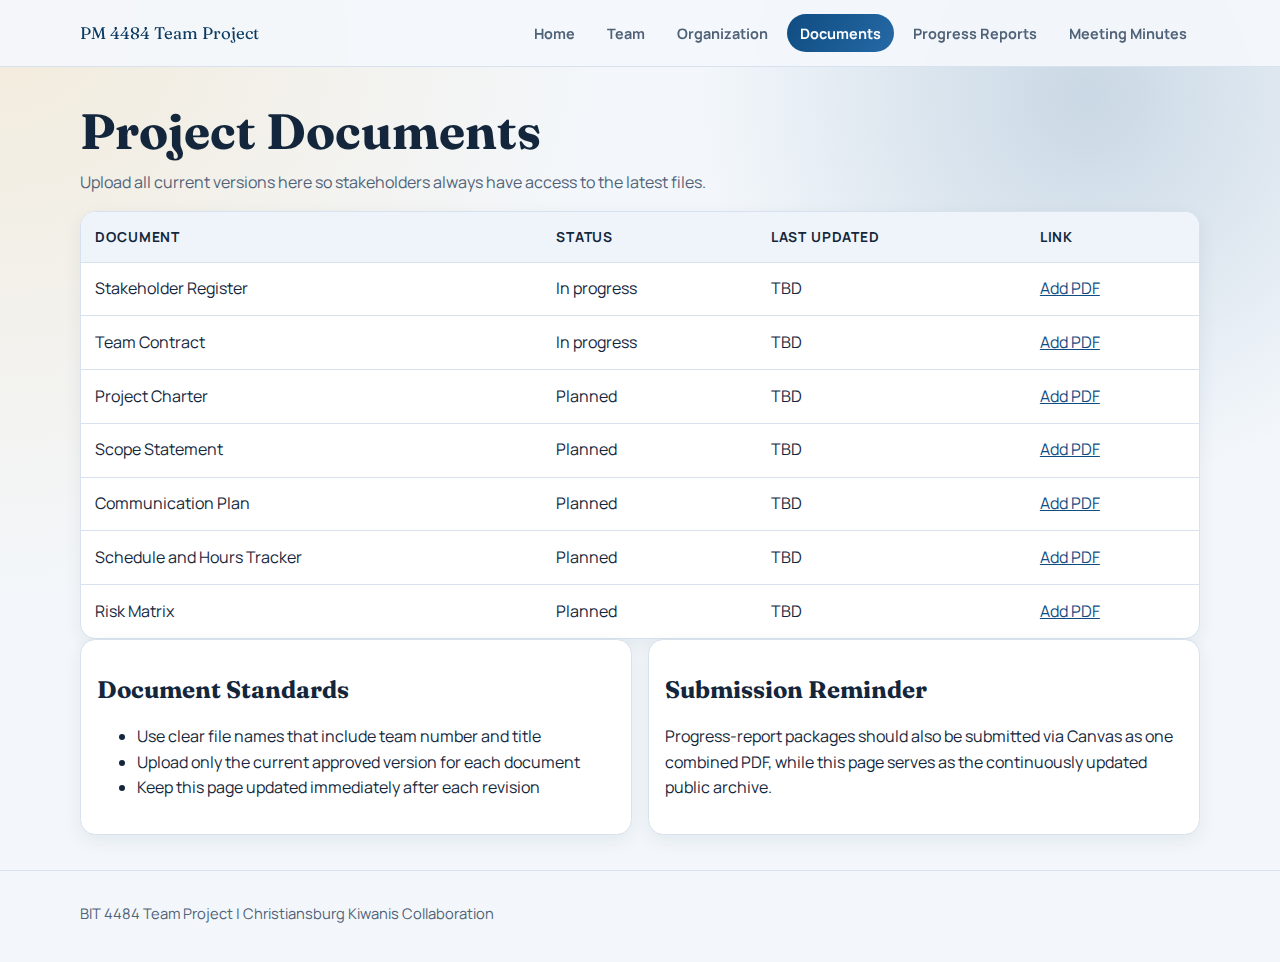
<file: documents.html>
<!DOCTYPE html>
<html lang="en">
<head>
  <meta charset="UTF-8">
  <meta name="viewport" content="width=device-width, initial-scale=1.0">
  <title>Kiwanis Project | Documents</title>
  <link rel="preconnect" href="https://fonts.googleapis.com">
  <link rel="preconnect" href="https://fonts.gstatic.com" crossorigin>
  <link href="https://fonts.googleapis.com/css2?family=Manrope:wght@400;500;700;800&family=Fraunces:opsz,wght@9..144,600&display=swap" rel="stylesheet">
  <link rel="stylesheet" href="styles.css">
</head>
<body>
  <header class="site-header">
    <div class="container nav-wrap">
      <a class="brand" href="index.html">PM 4484 Team Project</a>
      <nav class="main-nav" aria-label="Main navigation">
        <a href="index.html">Home</a>
        <a href="team.html">Team</a>
        <a href="organization.html">Organization</a>
        <a class="active" href="documents.html">Documents</a>
        <a href="progress-reports.html">Progress Reports</a>
        <a href="meeting-minutes.html">Meeting Minutes</a>
      </nav>
    </div>
  </header>

  <main class="container section">
    <h1>Project Documents</h1>
    <p class="section-intro">Upload all current versions here so stakeholders always have access to the latest files.</p>

    <div class="table-wrap">
      <table>
        <thead>
          <tr>
            <th>Document</th>
            <th>Status</th>
            <th>Last Updated</th>
            <th>Link</th>
          </tr>
        </thead>
        <tbody>
          <tr>
            <td>Stakeholder Register</td>
            <td>In progress</td>
            <td>TBD</td>
            <td><a href="#">Add PDF</a></td>
          </tr>
          <tr>
            <td>Team Contract</td>
            <td>In progress</td>
            <td>TBD</td>
            <td><a href="#">Add PDF</a></td>
          </tr>
          <tr>
            <td>Project Charter</td>
            <td>Planned</td>
            <td>TBD</td>
            <td><a href="#">Add PDF</a></td>
          </tr>
          <tr>
            <td>Scope Statement</td>
            <td>Planned</td>
            <td>TBD</td>
            <td><a href="#">Add PDF</a></td>
          </tr>
          <tr>
            <td>Communication Plan</td>
            <td>Planned</td>
            <td>TBD</td>
            <td><a href="#">Add PDF</a></td>
          </tr>
          <tr>
            <td>Schedule and Hours Tracker</td>
            <td>Planned</td>
            <td>TBD</td>
            <td><a href="#">Add PDF</a></td>
          </tr>
          <tr>
            <td>Risk Matrix</td>
            <td>Planned</td>
            <td>TBD</td>
            <td><a href="#">Add PDF</a></td>
          </tr>
        </tbody>
      </table>
    </div>

    <section class="cards two">
      <article class="card">
        <h2>Document Standards</h2>
        <ul>
          <li>Use clear file names that include team number and title</li>
          <li>Upload only the current approved version for each document</li>
          <li>Keep this page updated immediately after each revision</li>
        </ul>
      </article>
      <article class="card">
        <h2>Submission Reminder</h2>
        <p>
          Progress-report packages should also be submitted via Canvas as one combined PDF, while this page
          serves as the continuously updated public archive.
        </p>
      </article>
    </section>
  </main>

  <footer class="site-footer">
    <div class="container">
      <p>BIT 4484 Team Project | Christiansburg Kiwanis Collaboration</p>
    </div>
  </footer>
</body>
</html>
</file>
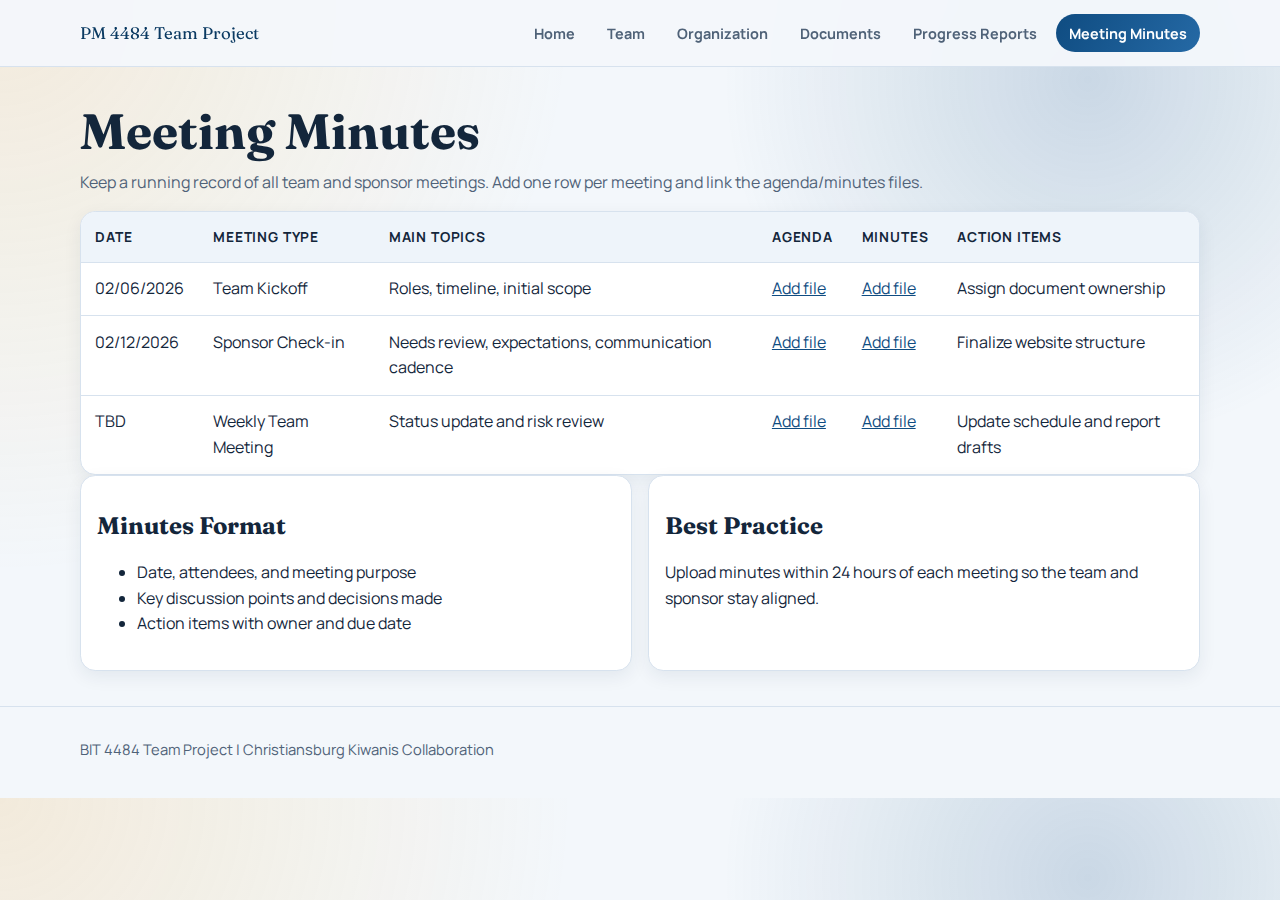
<file: meeting-minutes.html>
<!DOCTYPE html>
<html lang="en">
<head>
  <meta charset="UTF-8">
  <meta name="viewport" content="width=device-width, initial-scale=1.0">
  <title>Kiwanis Project | Meeting Minutes</title>
  <link rel="preconnect" href="https://fonts.googleapis.com">
  <link rel="preconnect" href="https://fonts.gstatic.com" crossorigin>
  <link href="https://fonts.googleapis.com/css2?family=Manrope:wght@400;500;700;800&family=Fraunces:opsz,wght@9..144,600&display=swap" rel="stylesheet">
  <link rel="stylesheet" href="styles.css">
</head>
<body>
  <header class="site-header">
    <div class="container nav-wrap">
      <a class="brand" href="index.html">PM 4484 Team Project</a>
      <nav class="main-nav" aria-label="Main navigation">
        <a href="index.html">Home</a>
        <a href="team.html">Team</a>
        <a href="organization.html">Organization</a>
        <a href="documents.html">Documents</a>
        <a href="progress-reports.html">Progress Reports</a>
        <a class="active" href="meeting-minutes.html">Meeting Minutes</a>
      </nav>
    </div>
  </header>

  <main class="container section">
    <h1>Meeting Minutes</h1>
    <p class="section-intro">
      Keep a running record of all team and sponsor meetings. Add one row per meeting and link the agenda/minutes files.
    </p>

    <div class="table-wrap">
      <table>
        <thead>
          <tr>
            <th>Date</th>
            <th>Meeting Type</th>
            <th>Main Topics</th>
            <th>Agenda</th>
            <th>Minutes</th>
            <th>Action Items</th>
          </tr>
        </thead>
        <tbody>
          <tr>
            <td>02/06/2026</td>
            <td>Team Kickoff</td>
            <td>Roles, timeline, initial scope</td>
            <td><a href="#">Add file</a></td>
            <td><a href="#">Add file</a></td>
            <td>Assign document ownership</td>
          </tr>
          <tr>
            <td>02/12/2026</td>
            <td>Sponsor Check-in</td>
            <td>Needs review, expectations, communication cadence</td>
            <td><a href="#">Add file</a></td>
            <td><a href="#">Add file</a></td>
            <td>Finalize website structure</td>
          </tr>
          <tr>
            <td>TBD</td>
            <td>Weekly Team Meeting</td>
            <td>Status update and risk review</td>
            <td><a href="#">Add file</a></td>
            <td><a href="#">Add file</a></td>
            <td>Update schedule and report drafts</td>
          </tr>
        </tbody>
      </table>
    </div>

    <section class="cards two">
      <article class="card">
        <h2>Minutes Format</h2>
        <ul>
          <li>Date, attendees, and meeting purpose</li>
          <li>Key discussion points and decisions made</li>
          <li>Action items with owner and due date</li>
        </ul>
      </article>
      <article class="card">
        <h2>Best Practice</h2>
        <p>Upload minutes within 24 hours of each meeting so the team and sponsor stay aligned.</p>
      </article>
    </section>
  </main>

  <footer class="site-footer">
    <div class="container">
      <p>BIT 4484 Team Project | Christiansburg Kiwanis Collaboration</p>
    </div>
  </footer>
</body>
</html>
</file>
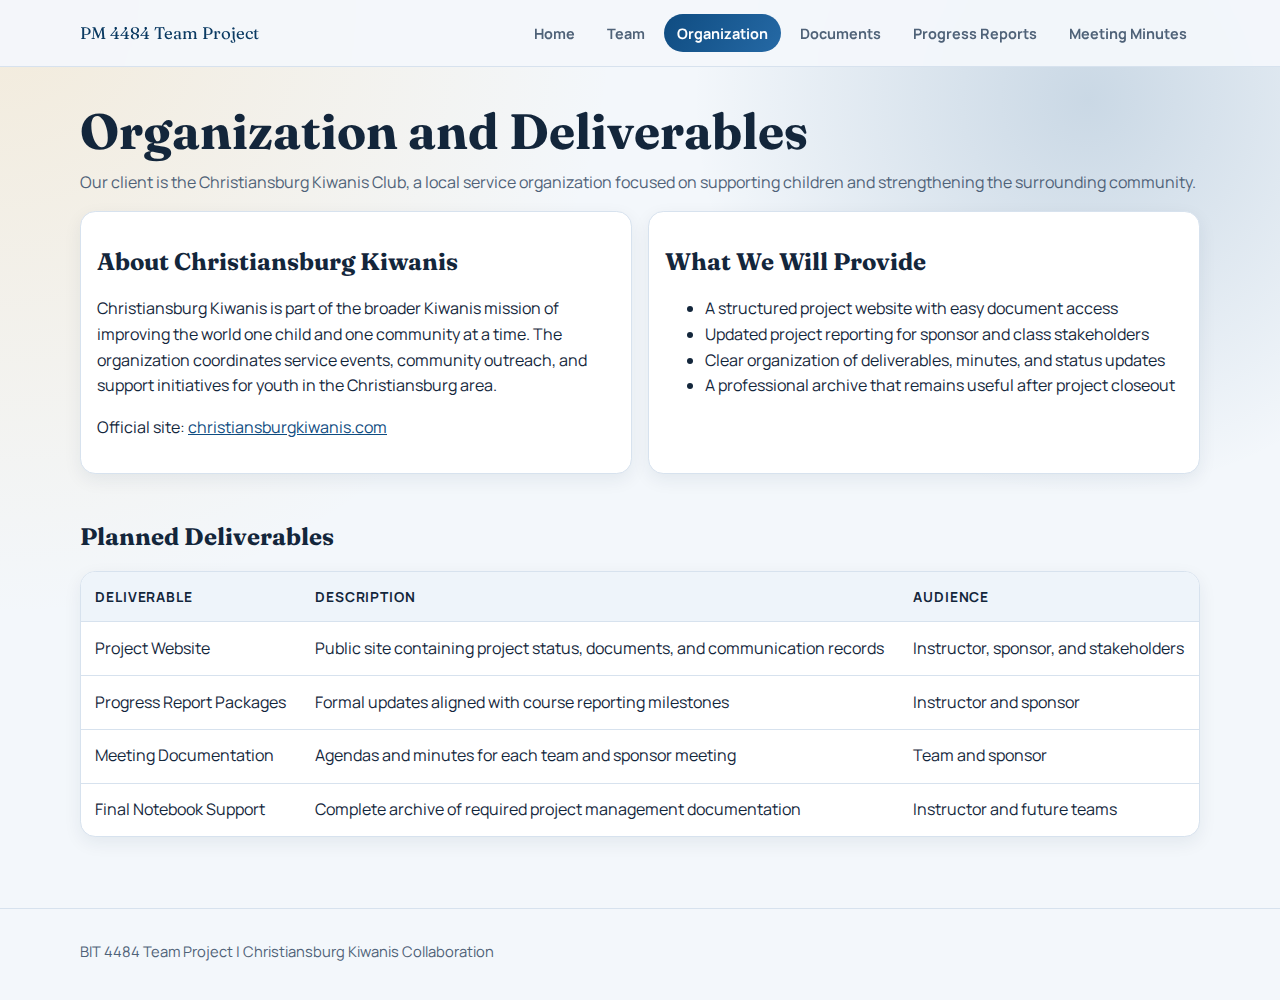
<file: organization.html>
<!DOCTYPE html>
<html lang="en">
<head>
  <meta charset="UTF-8">
  <meta name="viewport" content="width=device-width, initial-scale=1.0">
  <title>Kiwanis Project | Organization</title>
  <link rel="preconnect" href="https://fonts.googleapis.com">
  <link rel="preconnect" href="https://fonts.gstatic.com" crossorigin>
  <link href="https://fonts.googleapis.com/css2?family=Manrope:wght@400;500;700;800&family=Fraunces:opsz,wght@9..144,600&display=swap" rel="stylesheet">
  <link rel="stylesheet" href="styles.css">
</head>
<body>
  <header class="site-header">
    <div class="container nav-wrap">
      <a class="brand" href="index.html">PM 4484 Team Project</a>
      <nav class="main-nav" aria-label="Main navigation">
        <a href="index.html">Home</a>
        <a href="team.html">Team</a>
        <a class="active" href="organization.html">Organization</a>
        <a href="documents.html">Documents</a>
        <a href="progress-reports.html">Progress Reports</a>
        <a href="meeting-minutes.html">Meeting Minutes</a>
      </nav>
    </div>
  </header>

  <main class="container section">
    <h1>Organization and Deliverables</h1>
    <p class="section-intro">
      Our client is the Christiansburg Kiwanis Club, a local service organization focused on supporting children
      and strengthening the surrounding community.
    </p>

    <div class="cards two">
      <article class="card">
        <h2>About Christiansburg Kiwanis</h2>
        <p>
          Christiansburg Kiwanis is part of the broader Kiwanis mission of improving the world one child
          and one community at a time. The organization coordinates service events, community outreach,
          and support initiatives for youth in the Christiansburg area.
        </p>
        <p>
          Official site:
          <a href="http://www.christiansburgkiwanis.com/" target="_blank" rel="noopener noreferrer">
            christiansburgkiwanis.com
          </a>
        </p>
      </article>

      <article class="card">
        <h2>What We Will Provide</h2>
        <ul>
          <li>A structured project website with easy document access</li>
          <li>Updated project reporting for sponsor and class stakeholders</li>
          <li>Clear organization of deliverables, minutes, and status updates</li>
          <li>A professional archive that remains useful after project closeout</li>
        </ul>
      </article>
    </div>

    <section class="section">
      <h2>Planned Deliverables</h2>
      <div class="table-wrap">
        <table>
          <thead>
            <tr>
              <th>Deliverable</th>
              <th>Description</th>
              <th>Audience</th>
            </tr>
          </thead>
          <tbody>
            <tr>
              <td>Project Website</td>
              <td>Public site containing project status, documents, and communication records</td>
              <td>Instructor, sponsor, and stakeholders</td>
            </tr>
            <tr>
              <td>Progress Report Packages</td>
              <td>Formal updates aligned with course reporting milestones</td>
              <td>Instructor and sponsor</td>
            </tr>
            <tr>
              <td>Meeting Documentation</td>
              <td>Agendas and minutes for each team and sponsor meeting</td>
              <td>Team and sponsor</td>
            </tr>
            <tr>
              <td>Final Notebook Support</td>
              <td>Complete archive of required project management documentation</td>
              <td>Instructor and future teams</td>
            </tr>
          </tbody>
        </table>
      </div>
    </section>
  </main>

  <footer class="site-footer">
    <div class="container">
      <p>BIT 4484 Team Project | Christiansburg Kiwanis Collaboration</p>
    </div>
  </footer>
</body>
</html>
</file>
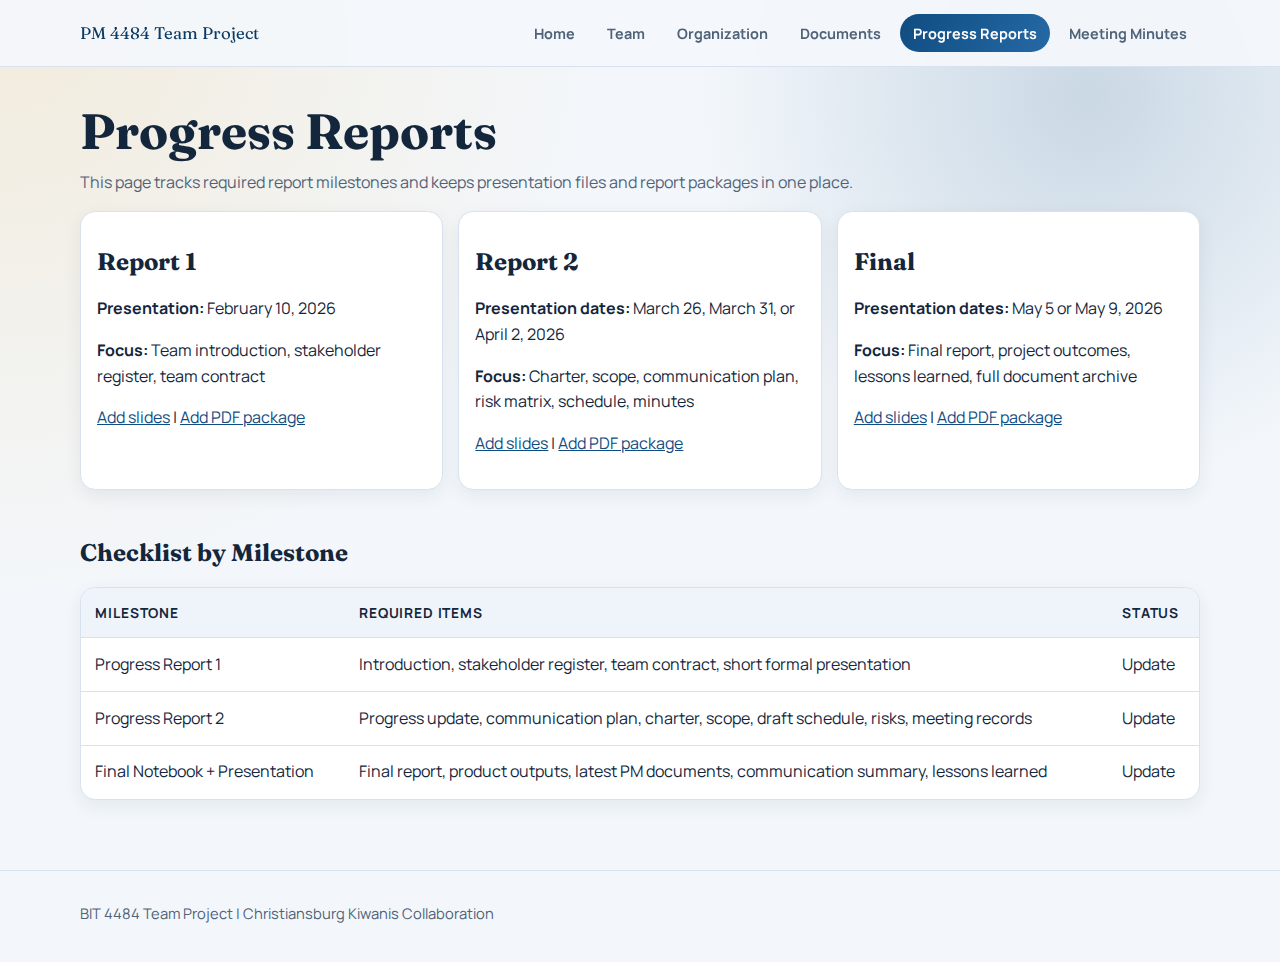
<file: progress-reports.html>
<!DOCTYPE html>
<html lang="en">
<head>
  <meta charset="UTF-8">
  <meta name="viewport" content="width=device-width, initial-scale=1.0">
  <title>Kiwanis Project | Progress Reports</title>
  <link rel="preconnect" href="https://fonts.googleapis.com">
  <link rel="preconnect" href="https://fonts.gstatic.com" crossorigin>
  <link href="https://fonts.googleapis.com/css2?family=Manrope:wght@400;500;700;800&family=Fraunces:opsz,wght@9..144,600&display=swap" rel="stylesheet">
  <link rel="stylesheet" href="styles.css">
</head>
<body>
  <header class="site-header">
    <div class="container nav-wrap">
      <a class="brand" href="index.html">PM 4484 Team Project</a>
      <nav class="main-nav" aria-label="Main navigation">
        <a href="index.html">Home</a>
        <a href="team.html">Team</a>
        <a href="organization.html">Organization</a>
        <a href="documents.html">Documents</a>
        <a class="active" href="progress-reports.html">Progress Reports</a>
        <a href="meeting-minutes.html">Meeting Minutes</a>
      </nav>
    </div>
  </header>

  <main class="container section">
    <h1>Progress Reports</h1>
    <p class="section-intro">
      This page tracks required report milestones and keeps presentation files and report packages in one place.
    </p>

    <div class="cards three">
      <article class="card">
        <h2>Report 1</h2>
        <p><strong>Presentation:</strong> February 10, 2026</p>
        <p><strong>Focus:</strong> Team introduction, stakeholder register, team contract</p>
        <p><a href="#">Add slides</a> | <a href="#">Add PDF package</a></p>
      </article>

      <article class="card">
        <h2>Report 2</h2>
        <p><strong>Presentation dates:</strong> March 26, March 31, or April 2, 2026</p>
        <p><strong>Focus:</strong> Charter, scope, communication plan, risk matrix, schedule, minutes</p>
        <p><a href="#">Add slides</a> | <a href="#">Add PDF package</a></p>
      </article>

      <article class="card">
        <h2>Final</h2>
        <p><strong>Presentation dates:</strong> May 5 or May 9, 2026</p>
        <p><strong>Focus:</strong> Final report, project outcomes, lessons learned, full document archive</p>
        <p><a href="#">Add slides</a> | <a href="#">Add PDF package</a></p>
      </article>
    </div>

    <section class="section">
      <h2>Checklist by Milestone</h2>
      <div class="table-wrap">
        <table>
          <thead>
            <tr>
              <th>Milestone</th>
              <th>Required Items</th>
              <th>Status</th>
            </tr>
          </thead>
          <tbody>
            <tr>
              <td>Progress Report 1</td>
              <td>Introduction, stakeholder register, team contract, short formal presentation</td>
              <td>Update</td>
            </tr>
            <tr>
              <td>Progress Report 2</td>
              <td>Progress update, communication plan, charter, scope, draft schedule, risks, meeting records</td>
              <td>Update</td>
            </tr>
            <tr>
              <td>Final Notebook + Presentation</td>
              <td>Final report, product outputs, latest PM documents, communication summary, lessons learned</td>
              <td>Update</td>
            </tr>
          </tbody>
        </table>
      </div>
    </section>
  </main>

  <footer class="site-footer">
    <div class="container">
      <p>BIT 4484 Team Project | Christiansburg Kiwanis Collaboration</p>
    </div>
  </footer>
</body>
</html>
</file>
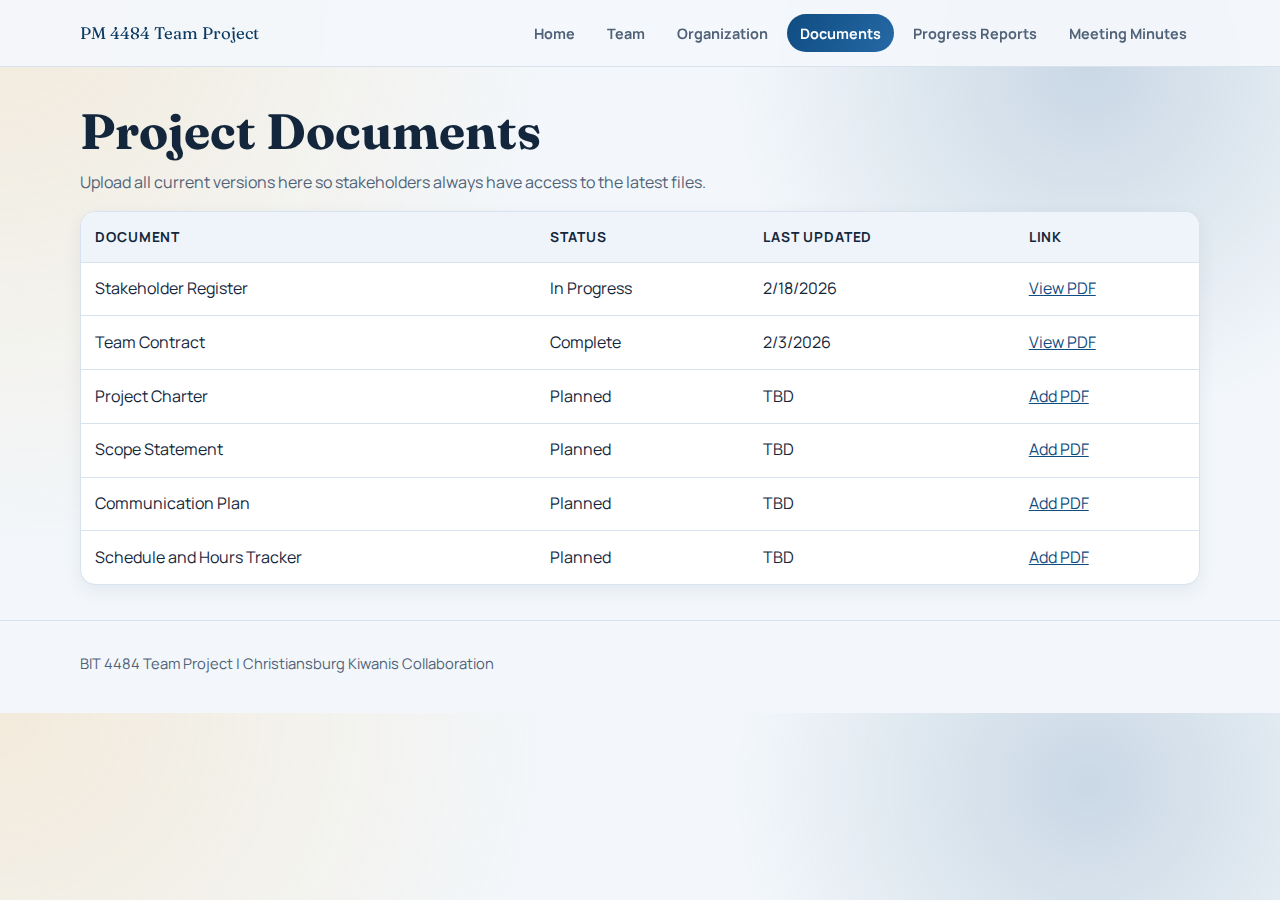
<file: pages/documents.html>
<!DOCTYPE html>
<html lang="en">
<head>
  <meta charset="UTF-8">
  <meta name="viewport" content="width=device-width, initial-scale=1.0">
  <title>Kiwanis Project | Documents</title>
  <link rel="preconnect" href="https://fonts.googleapis.com">
  <link rel="preconnect" href="https://fonts.gstatic.com" crossorigin>
  <link href="https://fonts.googleapis.com/css2?family=Manrope:wght@400;500;700;800&family=Fraunces:opsz,wght@9..144,600&display=swap" rel="stylesheet">
  <link rel="stylesheet" href="../css/styles.css">
</head>
<body>
  <header class="site-header">
    <div class="container nav-wrap">
      <a class="brand" href="../index.html">PM 4484 Team Project</a>
      <nav class="main-nav" aria-label="Main navigation">
        <a href="../index.html">Home</a>
        <a href="team.html">Team</a>
        <a href="organization.html">Organization</a>
        <a class="active" href="documents.html">Documents</a>
        <a href="progress-reports.html">Progress Reports</a>
        <a href="meeting-minutes.html">Meeting Minutes</a>
      </nav>
    </div>
  </header>

  <main class="container section">
    <h1>Project Documents</h1>
    <p class="section-intro">Upload all current versions here so stakeholders always have access to the latest files.</p>

    <div class="table-wrap">
      <table>
        <thead>
          <tr>
            <th>Document</th>
            <th>Status</th>
            <th>Last Updated</th>
            <th>Link</th>
          </tr>
        </thead>
        <tbody>
          <tr>
            <td>Stakeholder Register</td>
            <td>In Progress</td>
            <td>2/18/2026</td>
            <td><a href="../documents/Stakeholder-Register-Team12.pdf">View PDF</a></td>
          </tr>
          <tr>
            <td>Team Contract</td>
            <td>Complete</td>
            <td>2/3/2026</td>
            <td><a href="../documents/Team-12-Contract.pdf">View PDF</a></td>
          </tr>
          <tr>
            <td>Project Charter</td>
            <td>Planned</td>
            <td>TBD</td>
            <td><a href="#">Add PDF</a></td>
          </tr>
          <tr>
            <td>Scope Statement</td>
            <td>Planned</td>
            <td>TBD</td>
            <td><a href="#">Add PDF</a></td>
          </tr>
          <tr>
            <td>Communication Plan</td>
            <td>Planned</td>
            <td>TBD</td>
            <td><a href="#">Add PDF</a></td>
          </tr>
          <tr>
            <td>Schedule and Hours Tracker</td>
            <td>Planned</td>
            <td>TBD</td>
            <td><a href="#">Add PDF</a></td>
          </tr>
          <!-- <tr>
            <td>Risk Matrix</td>
            <td>Planned</td>
            <td>TBD</td>
            <td><a href="#">Add PDF</a></td>
          </tr> -->
        </tbody>
      </table>
    </div>


  </main>

  <footer class="site-footer">
    <div class="container">
      <p>BIT 4484 Team Project | Christiansburg Kiwanis Collaboration</p>
    </div>
  </footer>
</body>
</html>
</file>
<file: styles.css>
:root {
  --bg: #f3f7fb;
  --surface: #ffffff;
  --surface-soft: #eef4fa;
  --ink: #13263b;
  --muted: #4f6278;
  --brand: #0f4c81;
  --brand-strong: #0b3a62;
  --accent: #f0b34a;
  --border: #d7e2ee;
  --shadow: 0 10px 30px rgba(12, 41, 67, 0.12);
}

* {
  box-sizing: border-box;
}

body {
  margin: 0;
  font-family: "Manrope", sans-serif;
  color: var(--ink);
  background:
    radial-gradient(circle at top left, rgba(240, 179, 74, 0.18), transparent 38%),
    radial-gradient(circle at 85% 10%, rgba(15, 76, 129, 0.18), transparent 28%),
    var(--bg);
  line-height: 1.6;
}

img {
  max-width: 100%;
  display: block;
}

a {
  color: var(--brand);
}

.container {
  width: min(1120px, calc(100% - 2.25rem));
  margin: 0 auto;
}

.site-header {
  position: sticky;
  top: 0;
  z-index: 100;
  background: rgba(243, 247, 251, 0.95);
  border-bottom: 1px solid var(--border);
  backdrop-filter: blur(10px);
}

.nav-wrap {
  display: flex;
  align-items: center;
  justify-content: space-between;
  gap: 1rem;
  padding: 0.9rem 0;
}

.brand {
  font-family: "Fraunces", serif;
  font-size: 1.05rem;
  color: var(--brand-strong);
  text-decoration: none;
}

.main-nav {
  display: flex;
  flex-wrap: wrap;
  gap: 0.4rem;
}

.main-nav a {
  text-decoration: none;
  padding: 0.45rem 0.8rem;
  border-radius: 999px;
  color: var(--muted);
  font-weight: 700;
  font-size: 0.9rem;
  transition: 180ms ease;
}

.main-nav a:hover,
.main-nav a.active {
  color: #fff;
  background: linear-gradient(120deg, var(--brand), #2569a5);
}

.hero {
  padding: 3.8rem 0 2.2rem;
}

.hero-grid {
  display: grid;
  grid-template-columns: 1.3fr 0.9fr;
  gap: 1.2rem;
  align-items: stretch;
}

.eyebrow {
  text-transform: uppercase;
  letter-spacing: 0.11em;
  font-weight: 800;
  font-size: 0.78rem;
  color: var(--brand-strong);
}

h1,
h2,
h3 {
  font-family: "Fraunces", serif;
  line-height: 1.18;
}

h1 {
  font-size: clamp(1.9rem, 4vw, 3.1rem);
  margin: 0.4rem 0 0.8rem;
}

.lead {
  color: var(--muted);
  max-width: 60ch;
}

.hero-actions {
  display: flex;
  flex-wrap: wrap;
  gap: 0.7rem;
  margin-top: 1.1rem;
}

.btn {
  padding: 0.7rem 1.05rem;
  border-radius: 0.8rem;
  text-decoration: none;
  font-weight: 800;
  transition: transform 180ms ease, box-shadow 180ms ease;
}

.btn:hover {
  transform: translateY(-1px);
  box-shadow: 0 8px 20px rgba(0, 0, 0, 0.12);
}

.btn-primary {
  color: #fff;
  background: linear-gradient(120deg, var(--brand), #2569a5);
}

.btn-secondary {
  color: var(--ink);
  background: #fff;
  border: 1px solid var(--border);
}

.hero-card {
  background: linear-gradient(150deg, #0f4c81, #0b3a62);
  color: #eff6ff;
  border-radius: 1rem;
  padding: 1.2rem 1.3rem;
  box-shadow: var(--shadow);
}

.hero-card h2 {
  margin-top: 0;
}

.hero-card ul {
  margin: 0;
  padding-left: 1.1rem;
}

.section {
  padding: 1.8rem 0 2.2rem;
}

.section-intro {
  margin-top: -0.25rem;
  color: var(--muted);
}

.photo-grid {
  display: grid;
  grid-template-columns: repeat(3, minmax(0, 1fr));
  gap: 1rem;
}

.photo-grid figure {
  margin: 0;
  border-radius: 0.9rem;
  overflow: hidden;
  box-shadow: var(--shadow);
}

.photo-grid img {
  width: 100%;
  height: 270px;
  object-fit: cover;
}

.cards {
  display: grid;
  gap: 0.95rem;
}

.cards.two {
  grid-template-columns: repeat(2, minmax(0, 1fr));
}

.cards.three {
  grid-template-columns: repeat(3, minmax(0, 1fr));
}

.card {
  background: var(--surface);
  border: 1px solid var(--border);
  border-radius: 0.95rem;
  padding: 1rem 1rem 1.05rem;
  box-shadow: 0 6px 18px rgba(12, 41, 67, 0.07);
  animation: rise-in 500ms ease both;
}

.table-wrap {
  overflow-x: auto;
  background: var(--surface);
  border: 1px solid var(--border);
  border-radius: 0.95rem;
  box-shadow: 0 6px 18px rgba(12, 41, 67, 0.07);
}

table {
  width: 100%;
  border-collapse: collapse;
}

th,
td {
  padding: 0.85rem 0.9rem;
  border-bottom: 1px solid var(--border);
  text-align: left;
  vertical-align: top;
}

th {
  background: var(--surface-soft);
  font-size: 0.86rem;
  text-transform: uppercase;
  letter-spacing: 0.06em;
}

tbody tr:last-child td {
  border-bottom: none;
}

.headshot {
  width: 72px;
  height: 72px;
  object-fit: cover;
  border-radius: 0.7rem;
  border: 1px solid var(--border);
}

.site-footer {
  padding: 1rem 0 1.4rem;
  border-top: 1px solid var(--border);
  color: var(--muted);
  font-size: 0.92rem;
}

@keyframes rise-in {
  from {
    opacity: 0;
    transform: translateY(10px);
  }
  to {
    opacity: 1;
    transform: translateY(0);
  }
}

@media (max-width: 960px) {
  .hero-grid,
  .cards.two,
  .cards.three,
  .photo-grid {
    grid-template-columns: 1fr;
  }

  .photo-grid img {
    height: 240px;
  }
}
</file>
<file: css/styles.css>
:root {
  --bg: #f3f7fb;
  --surface: #ffffff;
  --surface-soft: #eef4fa;
  --ink: #13263b;
  --muted: #4f6278;
  --brand: #0f4c81;
  --brand-strong: #0b3a62;
  --accent: #f0b34a;
  --border: #d7e2ee;
  --shadow: 0 10px 30px rgba(12, 41, 67, 0.12);
}

* {
  box-sizing: border-box;
}

body {
  margin: 0;
  font-family: "Manrope", sans-serif;
  color: var(--ink);
  background:
    radial-gradient(circle at top left, rgba(240, 179, 74, 0.18), transparent 38%),
    radial-gradient(circle at 85% 10%, rgba(15, 76, 129, 0.18), transparent 28%),
    var(--bg);
  line-height: 1.6;
}

img {
  max-width: 100%;
  display: block;
}

a {
  color: var(--brand);
}

.container {
  width: min(1120px, calc(100% - 2.25rem));
  margin: 0 auto;
}

.site-header {
  position: sticky;
  top: 0;
  z-index: 100;
  background: rgba(243, 247, 251, 0.95);
  border-bottom: 1px solid var(--border);
  backdrop-filter: blur(10px);
}

.nav-wrap {
  display: flex;
  align-items: center;
  justify-content: space-between;
  gap: 1rem;
  padding: 0.9rem 0;
}

.brand {
  font-family: "Fraunces", serif;
  font-size: 1.05rem;
  color: var(--brand-strong);
  text-decoration: none;
}

.main-nav {
  display: flex;
  flex-wrap: wrap;
  gap: 0.4rem;
}

.main-nav a {
  text-decoration: none;
  padding: 0.45rem 0.8rem;
  border-radius: 999px;
  color: var(--muted);
  font-weight: 700;
  font-size: 0.9rem;
  transition: 180ms ease;
}

.main-nav a:hover,
.main-nav a.active {
  color: #fff;
  background: linear-gradient(120deg, var(--brand), #2569a5);
}

.hero {
  padding: 3.8rem 0 2.2rem;
}

.hero-grid {
  display: grid;
  grid-template-columns: 1.3fr 0.9fr;
  gap: 1.2rem;
  align-items: stretch;
}

.eyebrow {
  text-transform: uppercase;
  letter-spacing: 0.11em;
  font-weight: 800;
  font-size: 0.78rem;
  color: var(--brand-strong);
}

h1,
h2,
h3 {
  font-family: "Fraunces", serif;
  line-height: 1.18;
}

h1 {
  font-size: clamp(1.9rem, 4vw, 3.1rem);
  margin: 0.4rem 0 0.8rem;
}

.lead {
  color: var(--muted);
  max-width: 60ch;
}

.hero-actions {
  display: flex;
  flex-wrap: wrap;
  gap: 0.7rem;
  margin-top: 1.1rem;
}

.btn {
  padding: 0.7rem 1.05rem;
  border-radius: 0.8rem;
  text-decoration: none;
  font-weight: 800;
  transition: transform 180ms ease, box-shadow 180ms ease;
}

.btn:hover {
  transform: translateY(-1px);
  box-shadow: 0 8px 20px rgba(0, 0, 0, 0.12);
}

.btn-primary {
  color: #fff;
  background: linear-gradient(120deg, var(--brand), #2569a5);
}

.btn-secondary {
  color: var(--ink);
  background: #fff;
  border: 1px solid var(--border);
}

.hero-card {
  background: linear-gradient(150deg, #0f4c81, #0b3a62);
  color: #eff6ff;
  border-radius: 1rem;
  padding: 1.2rem 1.3rem;
  box-shadow: var(--shadow);
}

.hero-card h2 {
  margin-top: 0;
}

.hero-card ul {
  margin: 0;
  padding-left: 1.1rem;
}

.section {
  padding: 1.8rem 0 2.2rem;
}

.section-intro {
  margin-top: -0.25rem;
  color: var(--muted);
}

.photo-grid {
  display: grid;
  grid-template-columns: repeat(3, minmax(0, 1fr));
  gap: 1rem;
}

.photo-grid figure {
  margin: 0;
  border-radius: 0.9rem;
  overflow: hidden;
  box-shadow: var(--shadow);
}

.photo-grid img {
  width: 100%;
  height: 270px;
  object-fit: cover;
}

.cards {
  display: grid;
  gap: 0.95rem;
}

.cards.two {
  grid-template-columns: repeat(2, minmax(0, 1fr));
}

.cards.three {
  grid-template-columns: repeat(3, minmax(0, 1fr));
}

.card {
  background: var(--surface);
  border: 1px solid var(--border);
  border-radius: 0.95rem;
  padding: 1rem 1rem 1.05rem;
  box-shadow: 0 6px 18px rgba(12, 41, 67, 0.07);
  animation: rise-in 500ms ease both;
}

.table-wrap {
  overflow-x: auto;
  background: var(--surface);
  border: 1px solid var(--border);
  border-radius: 0.95rem;
  box-shadow: 0 6px 18px rgba(12, 41, 67, 0.07);
}

table {
  width: 100%;
  border-collapse: collapse;
}

th,
td {
  padding: 0.85rem 0.9rem;
  border-bottom: 1px solid var(--border);
  text-align: left;
  vertical-align: top;
}

th {
  background: var(--surface-soft);
  font-size: 0.86rem;
  text-transform: uppercase;
  letter-spacing: 0.06em;
}

tbody tr:last-child td {
  border-bottom: none;
}

.headshot {
  width: 72px;
  height: 72px;
  object-fit: cover;
  border-radius: 0.7rem;
  border: 1px solid var(--border);
}

.site-footer {
  padding: 1rem 0 1.4rem;
  border-top: 1px solid var(--border);
  color: var(--muted);
  font-size: 0.92rem;
}

@keyframes rise-in {
  from {
    opacity: 0;
    transform: translateY(10px);
  }
  to {
    opacity: 1;
    transform: translateY(0);
  }
}

@media (max-width: 960px) {
  .hero-grid,
  .cards.two,
  .cards.three,
  .photo-grid {
    grid-template-columns: 1fr;
  }

  .photo-grid img {
    height: 240px;
  }
}
</file>
